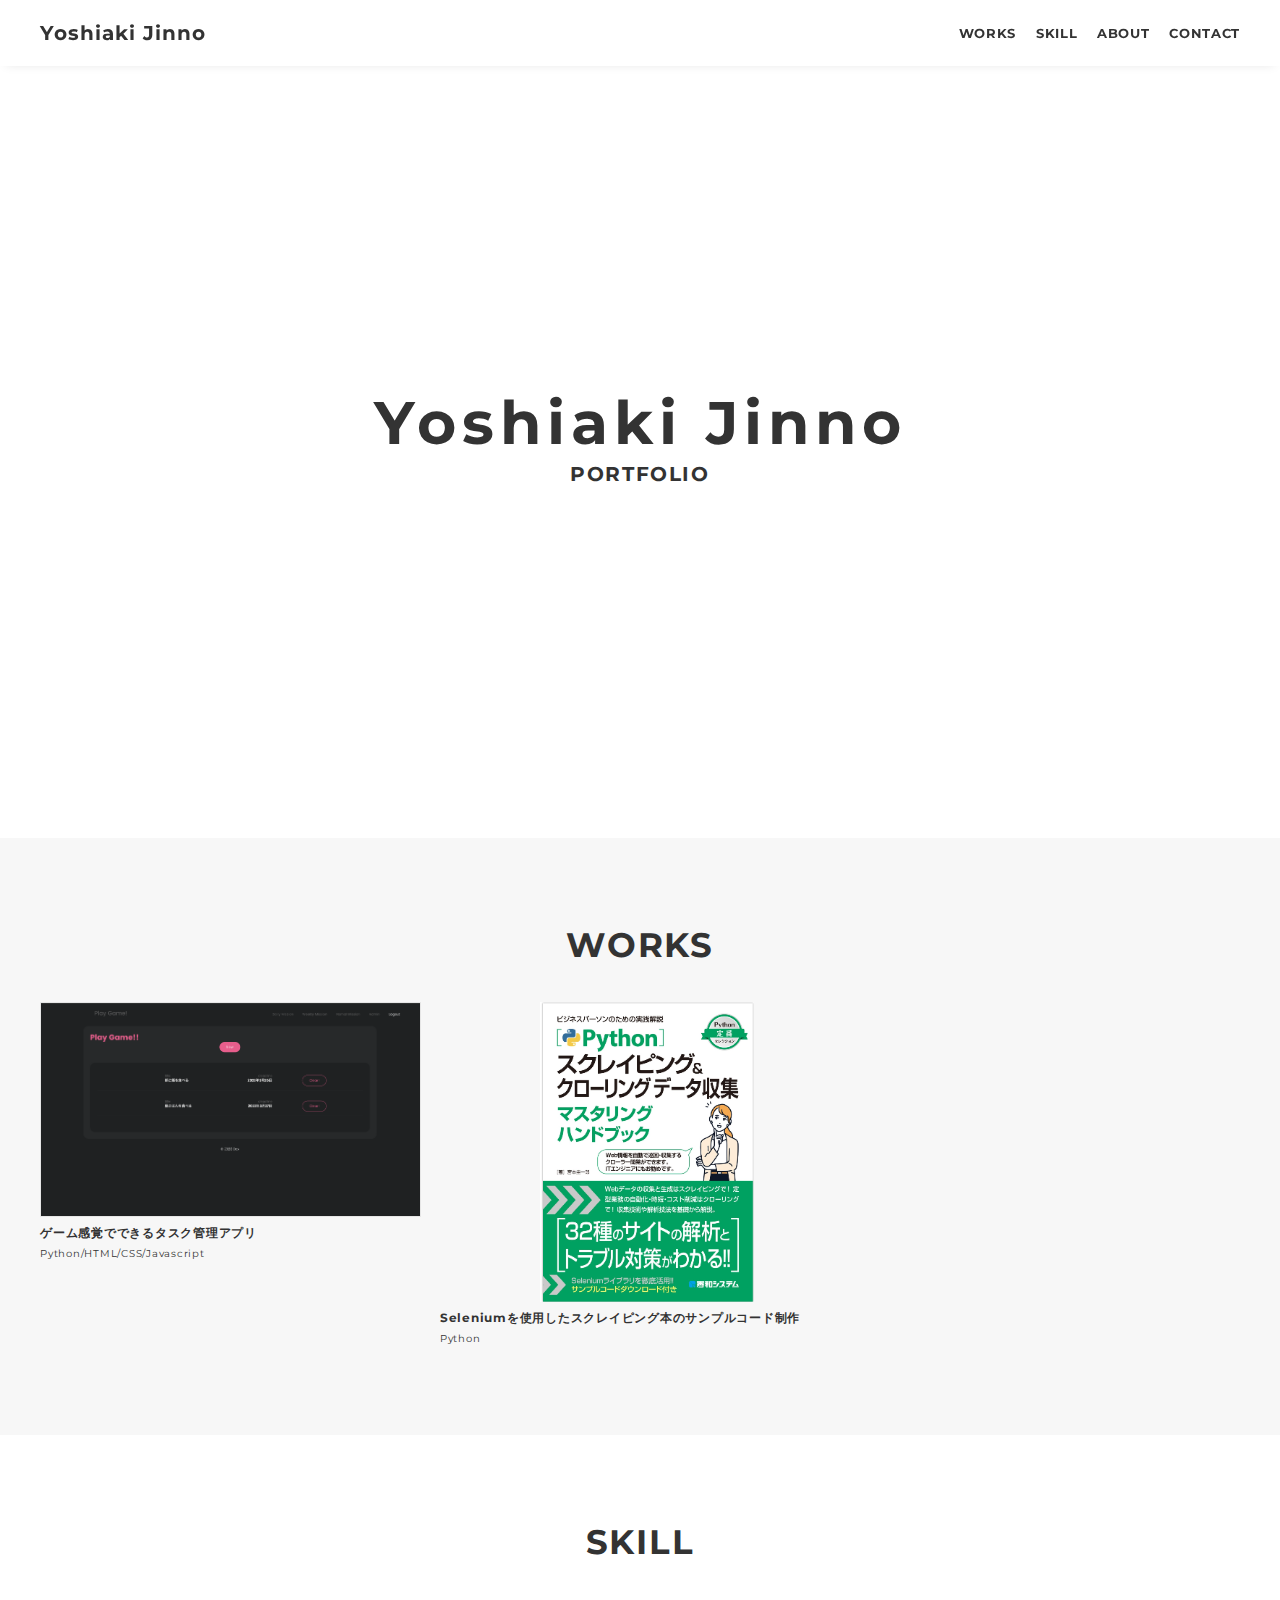
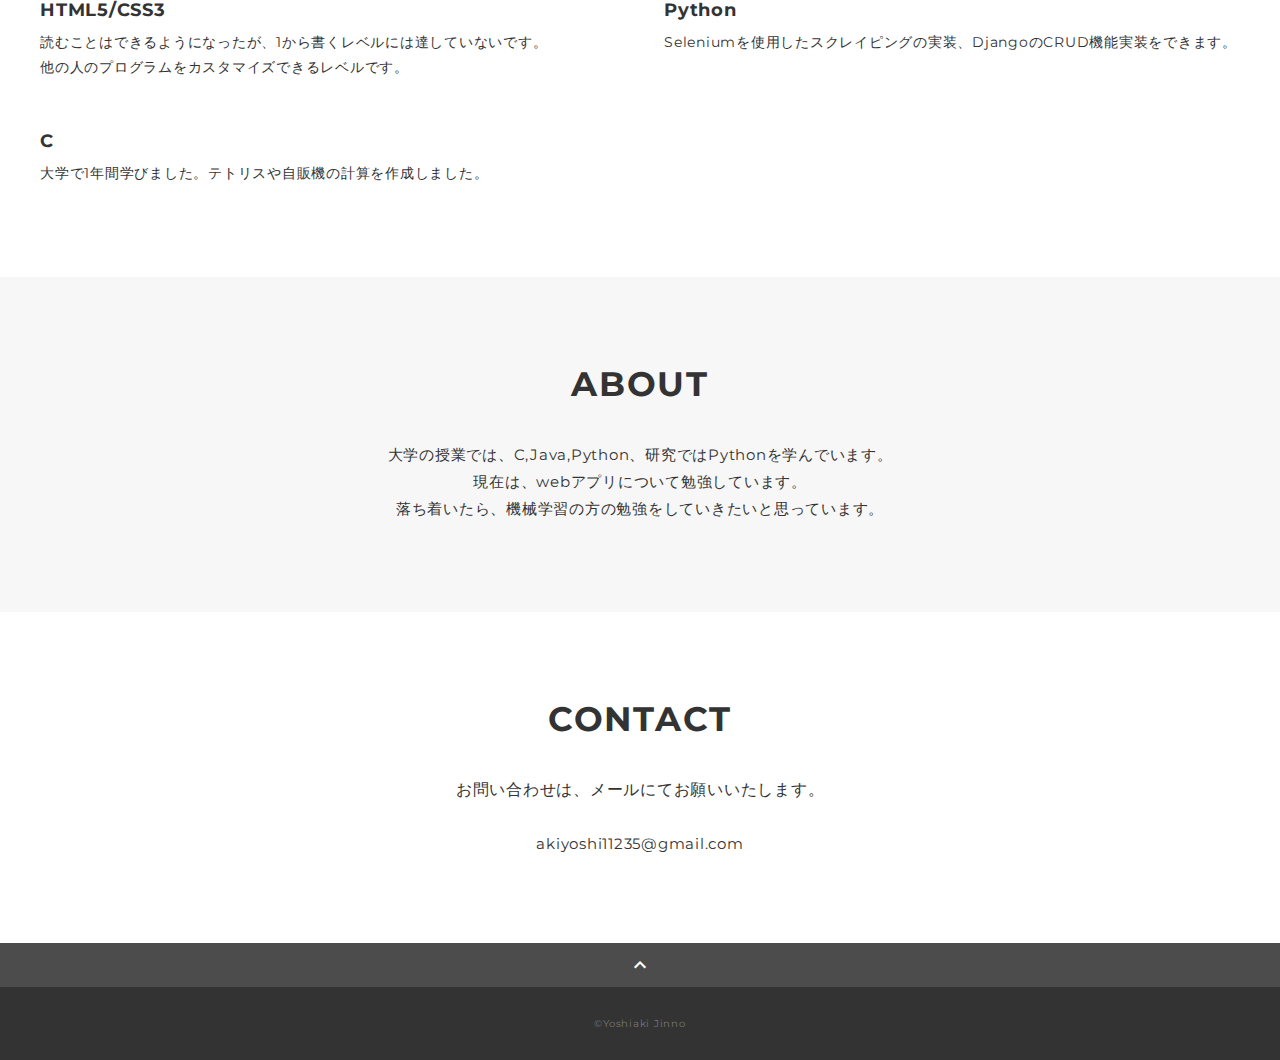
<file: index.html>
<!DOCTYPE html>
<html>
<head>
  <meta charset="utf-8">
  <meta name="viewport" content="width=device-width,initial-scale=1">
  <meta property='og:type' content='website'>
  <meta property='og:title' content='Yoshiaki Jinno ポートフォリオ'>
  <meta property='og:url' content='URLが入る'>
  <meta property='og:description' content='Yoshiaki Jinnoのポートフォリオサイトです。'>
  <meta property="og:image" content="img/ogp.png">
  <meta name="description" content="Yoshiaki Jinnoのポートフォリオサイトです" />
  <title>Yoshiaki Jinno ポートフォリオ</title>
  <link rel="preconnect" href="https://fonts.gstatic.com">
  <link href="https://fonts.googleapis.com/css2?family=Montserrat:wght@400;700&display=swap" rel="stylesheet">
  <link href="https://fonts.googleapis.com/css?family=Material+Icons+Outlined" rel="stylesheet">
  <link href="css/ress.css" media="all" rel="stylesheet" type="text/css" />
  <link href="css/style.css" media="all" rel="stylesheet" type="text/css" />
  <link rel="shortcut icon" href="img/favicon.ico" />
  <link rel=”canonical” href=”URLが入る” />
</head>

<body>
  <div class="wrapper">

    <!-- header -->
    <header class="header ">
      <div class="container">
        <h1 class="header-logo">
          <a href=".">Yoshiaki Jinno</a>
        </h1>
        <nav class="gnav">
          <ul class="gnav-list">
            <li class="gnav-item"><a href="#works">WORKS</a></li>
            <li class="gnav-item"><a href="#skill">SKILL</a></li>
            <li class="gnav-item"><a href="#about">ABOUT</a></li>
            <li class="gnav-item"><a href="#contact">CONTACT</a></li>
          </ul>
        </nav>
      </div>
    </header>
    <!-- /header -->

    <main class="content">

      <!-- mv -->
      <div class="mv">
        <div class="mv-container">
          <p class="mv-title">Yoshiaki Jinno</p>
          <p class="mv-subtitle">PORTFOLIO</p>
        </div>
      </div>
      <!-- /mv -->

      <!-- works -->
      <section class="works section" id="works">
        <div class="container">
          <h2 class="title">WORKS</h2>
          <div class="works-list">
            <a class="works-item" href="works-1.html">
              <div class="works-img"><img src="img/works-1.png" alt="" /></div>
              <p class="works-name">ゲーム感覚でできるタスク管理アプリ</p>
              <p class="works-info">Python/HTML/CSS/Javascript</p>
            </a>
            <a class="works-item" href="works-2.html">
              <div class="works-img_plus"><img src="img/scraping_01.png" alt="" /></div>
              <p class="works-name">Seleniumを使用したスクレイピング本のサンプルコード制作</p>
              <p class="works-info">Python</p>
            </a>
          </div>
        </div>
      </section>
      <!-- /works -->

      <!-- skill -->
      <section class="skill section" id="skill">
        <div class="container">
          <h2 class="title">SKILL</h2>
          <div class="skill-list">
            <div class="skill-item">
              <div class="skill-body">
                <h3 class="skill-name">HTML5/CSS3</h3>
                <p class="skill-text">
                  読むことはできるようになったが、1から書くレベルには達していないです。<br>
                  他の人のプログラムをカスタマイズできるレベルです。</p>
              </div>
            </div>
            <div class="skill-item">
              <div class="skill-body">
                <h3 class="skill-name">Python</h3>
                <p class="skill-text">
                  Seleniumを使用したスクレイピングの実装、DjangoのCRUD機能実装をできます。</p>
              </div>
            </div>
            <div class="skill-item">
              <div class="skill-body">
                <h3 class="skill-name">C</h3>
                <p class="skill-text">
                  大学で1年間学びました。テトリスや自販機の計算を作成しました。</p>
              </div>
            </div>
          </div>
        </div>
      </section>
      <!-- /skill -->

      <!-- about -->
      <section class="about section" id="about">
        <div class="container">
          <h2 class="title">ABOUT</h2>
          <div class="profile">
            <div class="profile-body">
              <p>
                大学の授業では、C,Java,Python、研究ではPythonを学んでいます。<br>
                現在は、webアプリについて勉強しています。<br>
                落ち着いたら、機械学習の方の勉強をしていきたいと思っています。
              </p>
            </div>
          </div>
        </div>
      </section>
      <!-- /about -->

      <!-- contact -->
      <section class="contact section" id="contact">
        <div class="container">
          <h2 class="title">CONTACT</h2>
          <p class="lead">
            お問い合わせは、<br class="sp-only">メールにてお願いいたします。
          </p>
          <div class="contact-list">
            <span class="contact-item">akiyoshi11235@gmail.com</span>
          </div>
        </div>
      </section>
      <!-- /contact -->
      <div class="page-top" id="js-page-top">
        <span class="material-icons-outlined">expand_less</span>
      </div>
    </main>

    <!-- footer -->
    <footer class="footer">
      <div class="copyright">&copy;Yoshiaki Jinno</div>
    </footer>
    <!-- /footer -->

  </div>
  <script src="https://ajax.googleapis.com/ajax/libs/jquery/3.6.0/jquery.min.js"></script>
  <script type='text/javascript' src="js/script.js"></script>
</body>
</html>
</file>
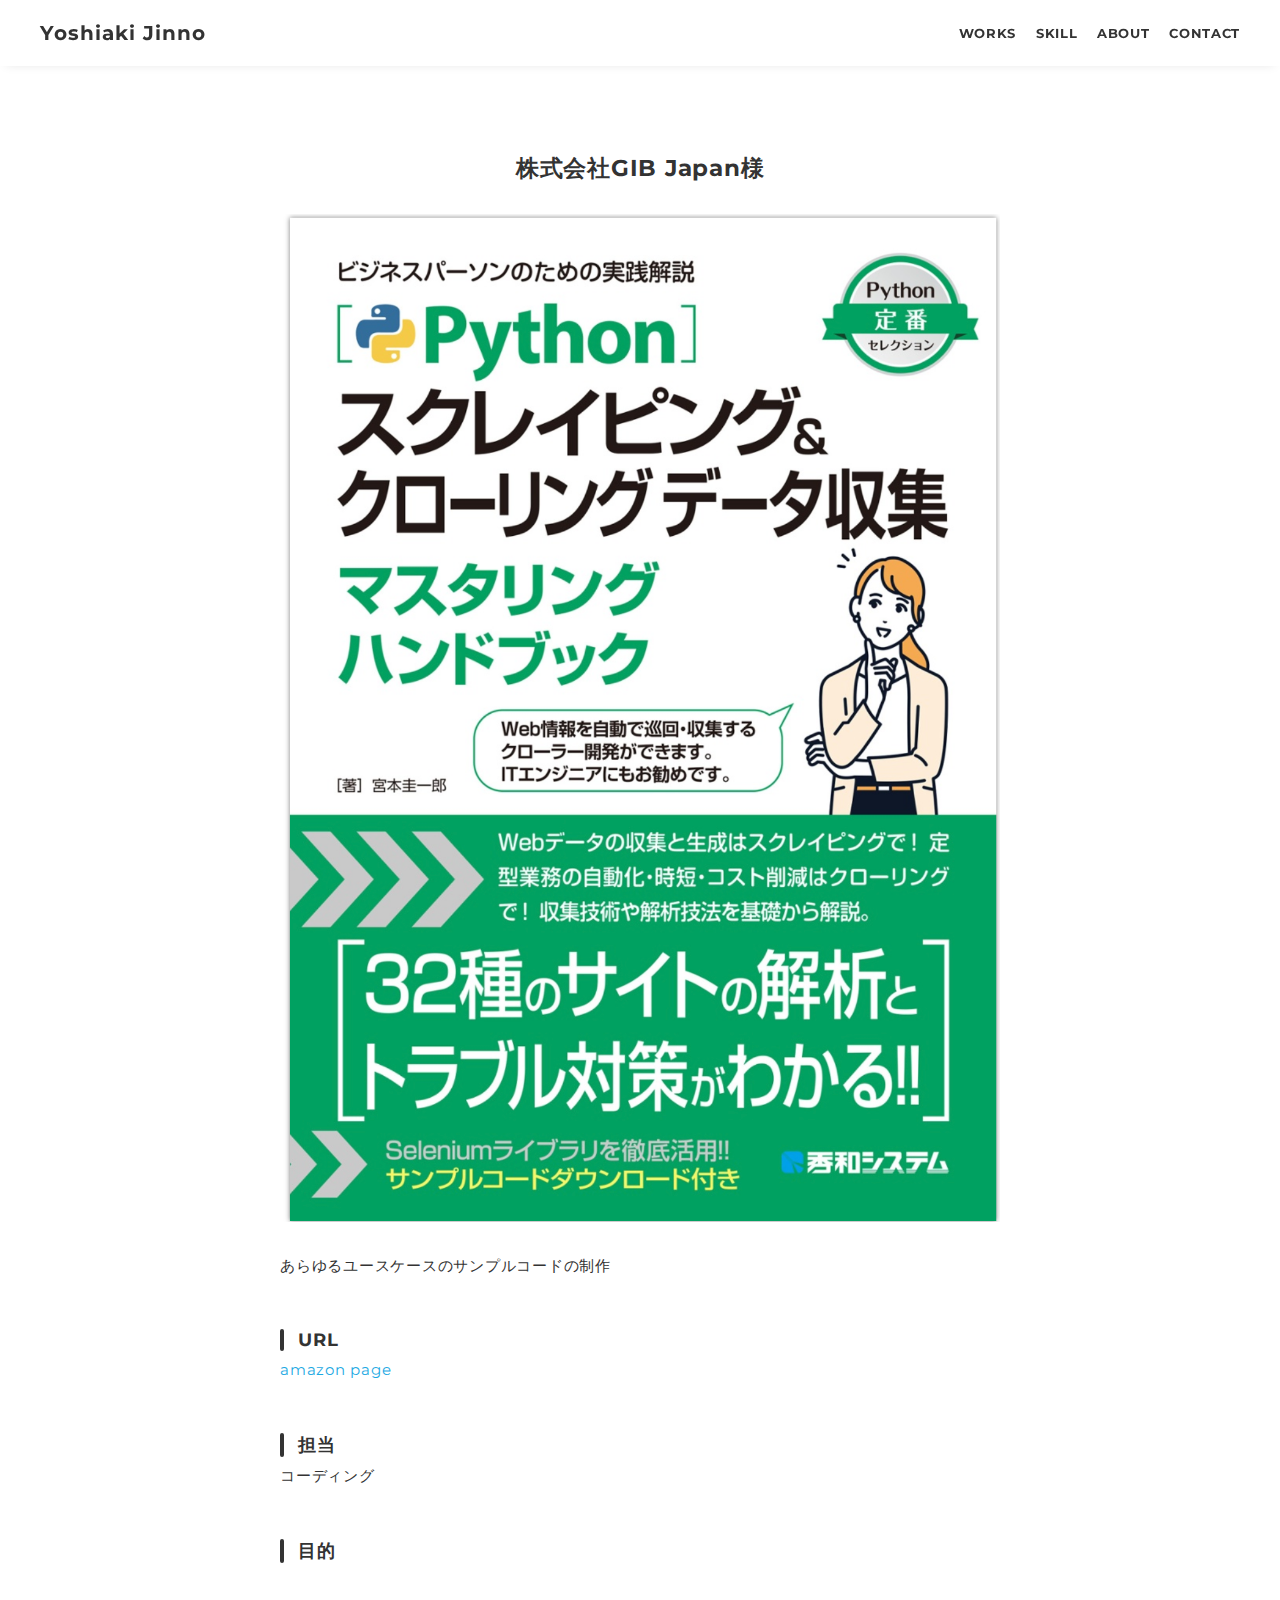
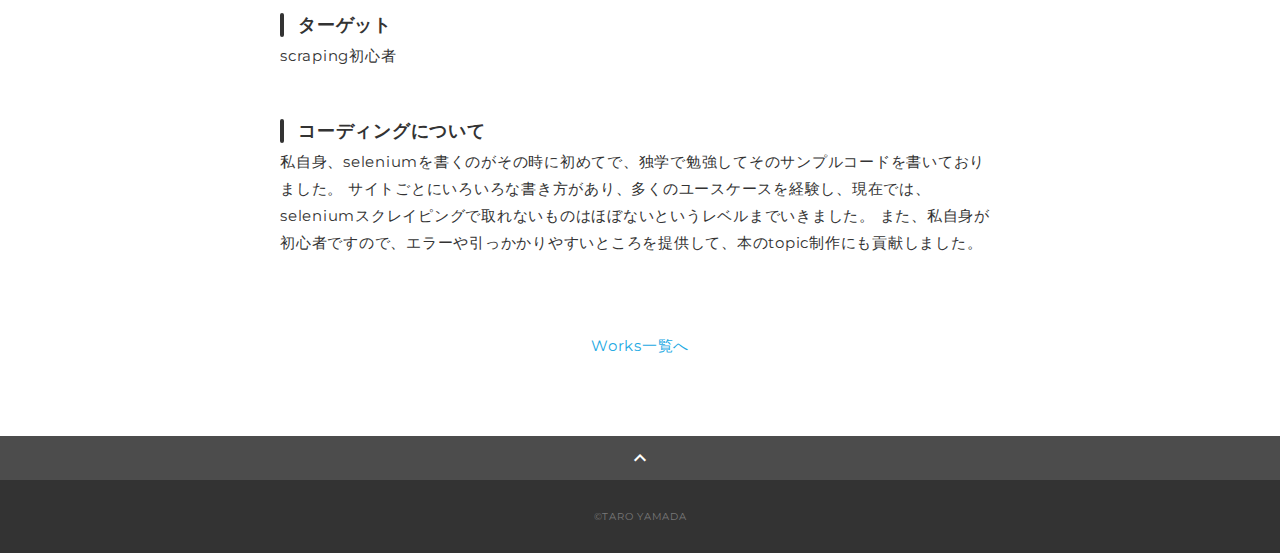
<file: works-2.html>
<!DOCTYPE html>
<html>
<head>
  <meta charset="utf-8">
  <meta name="viewport" content="width=device-width,initial-scale=1.0,user-scalable=no">
  <meta property='og:type' content='website'>
  <meta property='og:title' content='Yoshiaki Jinno ポートフォリオ'>
  <meta property='og:url' content='URLが入る'>
  <meta property='og:description' content='Yoshiaki Jinnoのポートフォリオサイトです。'>
  <meta property="og:image" content="img/ogp.png">
  <meta name="description" content="Yoshiaki Jinnoのポートフォリオサイトです" />
  <title>Yoshiaki Jinno portfolio</title>
  <link rel="preconnect" href="https://fonts.gstatic.com">
  <link href="https://fonts.googleapis.com/css2?family=Montserrat:wght@400;700&display=swap" rel="stylesheet">
  <link href="https://fonts.googleapis.com/css?family=Material+Icons+Outlined" rel="stylesheet">
  <link href="css/ress.css" media="all" rel="stylesheet" type="text/css" />
  <link href="css/style.css" media="all" rel="stylesheet" type="text/css" />
  <link rel="shortcut icon" href="img/favicon.ico" />
  <link rel=”canonical” href=”URLが入る” />
</head>

<body>
  <div class="wrapper">

    <!-- header -->
    <header class="header ">
      <div class="container">
        <h1 class="header-logo">
          <a href=".">Yoshiaki Jinno</a>
        </h1>
        <nav class="gnav">
          <ul class="gnav-list">
            <li class="gnav-item"><a href=".#works">WORKS</a></li>
            <li class="gnav-item"><a href="./#skill">SKILL</a></li>
            <li class="gnav-item"><a href="./#about">ABOUT</a></li>
            <li class="gnav-item"><a href="./#contact">CONTACT</a></li>
          </ul>
        </nav>
      </div>
    </header>
    <!-- /header -->

    <main class="content">
      <article class="article">
        <div class="article-container">
          <h2 class="article-title">株式会社GIB Japan様</h2>
          <div class="article-body">
            <p>
              <img src="img/scraping.png" alt="">
            </p>
            <p>
              あらゆるユースケースのサンプルコードの制作
            </p>
            <h3>URL</h3>
            <p><a href="https://www.amazon.co.jp/Python%E3%82%B9%E3%82%AF%E3%83%AC%E3%82%A4%E3%83%94%E3%83%B3%E3%82%B0%EF%BC%86%E3%82%AF%E3%83%AD%E3%83%BC%E3%83%AA%E3%83%B3%E3%82%B0-%E3%83%87%E3%83%BC%E3%82%BF%E5%8F%8E%E9%9B%86%E3%83%9E%E3%82%B9%E3%82%BF%E3%83%AA%E3%83%B3%E3%82%B0%E3%83%8F%E3%83%B3%E3%83%89%E3%83%96%E3%83%83%E3%82%AF-%E6%A0%AA%E5%BC%8F%E4%BC%9A%E7%A4%BEGIB-Japan-ebook/dp/B0BVPLLB35" target="_blank" rel="noopener">amazon page</a></p>
            <h3>担当</h3>
            <p>コーディング</p>
            <h3>目的</h3>
            <p></p>
            <h3>ターゲット</h3>
            <p>scraping初心者</p>
            <h3>コーディングについて</h3>
            <p>
              私自身、seleniumを書くのがその時に初めてで、独学で勉強してそのサンプルコードを書いておりました。
              サイトごとにいろいろな書き方があり、多くのユースケースを経験し、現在では、seleniumスクレイピングで取れないものはほぼないというレベルまでいきました。
              また、私自身が初心者ですので、エラーや引っかかりやすいところを提供して、本のtopic制作にも貢献しました。
            </p>
          </div>
          <div class="home-link">
            <a href="./#works">Works一覧へ</a>
          </div>
        </div>
      </article>

      <div class="page-top" id="js-page-top">
        <span class="material-icons-outlined">expand_less</span>
      </div>
    </main>

    <!-- footer -->
    <footer class="footer">
      <div class="copyright">&copy;TARO YAMADA</div>
    </footer>
    <!-- /footer -->

  </div>
  <script src="https://ajax.googleapis.com/ajax/libs/jquery/3.5.1/jquery.min.js"></script>
  <script type='text/javascript' src="js/script.js"></script>
</body>
</html>
</file>
<file: css/ress.css>
/*!
 * ress.css • v3.0.1
 * MIT License
 * github.com/filipelinhares/ress
 */

/* # =================================================================
   # Global selectors
   # ================================================================= */

html {
  box-sizing: border-box;
  word-break: normal;
  -moz-tab-size: 4;
  tab-size: 4;

  -webkit-text-size-adjust: 100%; /* Prevent adjustments of font size after orientation changes in iOS */
}

*,
::before,
::after {
  box-sizing: inherit;
  background-repeat: no-repeat; /* Set `background-repeat: no-repeat` to all elements and pseudo elements */
}

::before,
::after {
  vertical-align: inherit;
  text-decoration: inherit; /* Inherit text-decoration and vertical align to ::before and ::after pseudo elements */
}

* {
  margin: 0;
  padding: 0; /* Reset `padding` and `margin` of all elements */
}

/* # =================================================================
   # General elements
   # ================================================================= */

hr {
  overflow: visible; /* Show the overflow in Edge and IE */
  height: 0; /* Add the correct box sizing in Firefox */
}

details,
main {
  display: block; /* Render the `main` element consistently in IE. */
}

summary {
  display: list-item; /* Add the correct display in all browsers */
}

small {
  font-size: 80%; /* Set font-size to 80% in `small` elements */
}

[hidden] {
  display: none; /* Add the correct display in IE */
}

abbr[title] {
  /* Add the correct text decoration in Chrome, Edge, IE, Opera, and Safari */
  text-decoration: underline;
  text-decoration: underline dotted;
  border-bottom: none; /* Remove the bottom border in Chrome 57 */
}

a {
  background-color: transparent; /* Remove the gray background on active links in IE 10 */
}

a:active,
a:hover {
  outline-width: 0; /* Remove the outline when hovering in all browsers */
}

code,
kbd,
pre,
samp {
  font-family: monospace, monospace; /* Specify the font family of code elements */
}

pre {
  font-size: 1em; /* Correct the odd `em` font sizing in all browsers */
}

b,
strong {
  font-weight: bolder; /* Add the correct font weight in Chrome, Edge, and Safari */
}

/* https://gist.github.com/unruthless/413930 */
sub,
sup {
  position: relative;
  font-size: 75%;
  line-height: 0;
  vertical-align: baseline;
}

sub {
  bottom: -.25em;
}

sup {
  top: -.5em;
}

/* # =================================================================
   # Forms
   # ================================================================= */

input {
  border-radius: 0;
}

/* Replace pointer cursor in disabled elements */
[disabled] {
  cursor: default;
}

[type="number"]::-webkit-container-spin-button,
[type="number"]::-webkit-outer-spin-button {
  height: auto; /* Correct the cursor style of increment and decrement buttons in Chrome */
}

[type="search"] {
  outline-offset: -2px; /* Correct the outline style in Safari */

  -webkit-appearance: textfield; /* Correct the odd appearance in Chrome and Safari */
}

[type="search"]::-webkit-search-decoration {
  -webkit-appearance: none; /* Remove the container padding in Chrome and Safari on macOS */
}

textarea {
  overflow: auto; /* Internet Explorer 11+ */
  resize: vertical; /* Specify textarea resizability */
}

button,
input,
optgroup,
select,
textarea {
  font: inherit; /* Specify font inheritance of form elements */
}

optgroup {
  font-weight: bold; /* Restore the font weight unset by the previous rule */
}

button {
  overflow: visible; /* Address `overflow` set to `hidden` in IE 8/9/10/11 */
}

button,
select {
  text-transform: none; /* Firefox 40+, Internet Explorer 11- */
}

/* Apply cursor pointer to button elements */
button,
[type="button"],
[type="reset"],
[type="submit"],
[role="button"] {
  cursor: pointer;
  color: inherit;
}

/* Remove container padding and border in Firefox 4+ */
button::-moz-focus-container,
[type="button"]::-moz-focus-container,
[type="reset"]::-moz-focus-container,
[type="submit"]::-moz-focus-container {
  padding: 0;
  border-style: none;
}

/* Replace focus style removed in the border reset above */
button:-moz-focusring,
[type="button"]::-moz-focus-container,
[type="reset"]::-moz-focus-container,
[type="submit"]::-moz-focus-container {
  outline: 1px dotted ButtonText;
}

button,
html [type="button"],
/* Prevent a WebKit bug where (2) destroys native `audio` and `video`controls in Android 4 */
[type="reset"],
[type="submit"] {
  -webkit-appearance: button; /* Correct the inability to style clickable types in iOS */
}

/* Remove the default button styling in all browsers */
button,
input,
select,
textarea {
  border-style: none;
  background-color: transparent;
}

/* Style select like a standard input */
select {
  -webkit-appearance: none; /* Chrome 41+ */
  -moz-appearance: none; /* Firefox 36+ */
}

select::-ms-expand {
  display: none; /* Internet Explorer 11+ */
}

select::-ms-value {
  color: currentColor; /* Internet Explorer 11+ */
}

legend {
  display: table; /* Correct the text wrapping in Edge and IE */
  max-width: 100%; /* Correct the text wrapping in Edge and IE */
  max-width: 100%; /* Correct the text wrapping in Edge 18- and IE */
  white-space: normal; /* Correct the text wrapping in Edge and IE */
  color: inherit; /* Correct the color inheritance from `fieldset` elements in IE */
  border: 0; /* Correct `color` not being inherited in IE 8/9/10/11 */
}

::-webkit-file-upload-button {
  font: inherit; /* Change font properties to `inherit` in Chrome and Safari */
  color: inherit;
  /* Correct the inability to style clickable types in iOS and Safari */

  -webkit-appearance: button;
}

/* # =================================================================
   # Specify media element style
   # ================================================================= */

img {
  border-style: none; /* Remove border when inside `a` element in IE 8/9/10 */
}

/* Add the correct vertical alignment in Chrome, Firefox, and Opera */
progress {
  vertical-align: baseline;
}

/* # =================================================================
   # Accessibility
   # ================================================================= */

/* Hide content from screens but not screenreaders */
@media screen {
  [hidden~="screen"] {
    display: inherit;
  }
  [hidden~="screen"]:not(:active):not(:focus):not(:target) {
    position: absolute !important;
    clip: rect(0 0 0 0) !important;
  }
}

/* Specify the progress cursor of updating elements */
[aria-busy="true"] {
  cursor: progress;
}

/* Specify the pointer cursor of trigger elements */
[aria-controls] {
  cursor: pointer;
}

/* Specify the unstyled cursor of disabled, not-editable, or otherwise inoperable elements */
[aria-disabled] {
  cursor: default;
}
</file>
<file: css/style.css>
body {
  font-family: "Montserrat","Helvetica Neue",Arial,"Hiragino Kaku Gothic ProN","Hiragino Sans",Meiryo,sans-serif;
  font-size: 15px;
  letter-spacing: .05em;
  color: #333;
}

a {
  transition: opacity .3s;
  text-decoration: none;
  color: #1ca9e3;
}

img {
  max-width: 100%;
  height: auto;
  vertical-align: bottom;
  border-style: none;
}



.pc-only {
  display: block;
}

.sp-only {
  display: none;
}

/*--------------------------------
 レイアウト
---------------------------------*/
.wrapper {
  padding-top: 73px;
}

.section {
  padding: 90px 0;
}

.section:nth-of-type(odd) {
  background-color: #f7f7f7;
}

.container {
  max-width: 1340px;
  margin: 0 auto;
  padding: 0 40px;
}

/*--------------------------------
 見出し
---------------------------------*/
.title {
  font-size: 34px;
  font-weight: bold;
  line-height: 1;
  margin-bottom: 40px;
  text-align: center;
  letter-spacing: .05em;
  color: #333;
}

.lead {
  font-size: 16px;
  line-height: 1.8;
  margin-bottom: 30px;
}

/*--------------------------------
ヘッダー
---------------------------------*/
.header {
  position: fixed;
  top: 0;
  z-index: 1;
  width: 100%;
  background-color: #fff;
  box-shadow: 0 5px 10px -6px rgba(0,0,0,.1);
}

.header .container {
  display: flex;
  align-items: center;
  justify-content: space-between;
  padding: 20px 40px;
}

.header-logo {
  font-size: 20px;
  font-weight: bold;
  line-height: 1.2;
  margin-right: 20px;
  letter-spacing: .05em;
}

.header-logo a {
  color: #333;
}

.gnav-list {
  display: flex;
  justify-content: space-between;
  list-style: none;
}

.gnav-item:not(:last-child) {
  margin-right: 20px;
}

.gnav-item a {
  position: relative;
  font-size: 13px;
  font-weight: bold;
  display: inline-block;
  padding: 5px 0;
  transition: .3s;
  letter-spacing: .05em;
  color: #333;
}
.gnav-item a:after {
  position: absolute;
  bottom: 0;
  left: 50%;
  width: 0;
  height: 3px;
  content: "";
  transition: .3s;
  -webkit-transform: translateX(-50%);
  transform: translateX(-50%);
  background-color: #333;
}

.gnav-item a:hover:after {
  width: 100%;
}

/*--------------------------------
 メインビジュアル
---------------------------------*/
.mv {
  display: flex;
  align-items: center;
  justify-content: center;
  height: 85vh;
  text-align: center;
}

.mv-container {
  padding: 0 40px;
}

.mv-title {
  font-size: 60px;
  font-weight: bold;
  line-height: 1.2;
  margin-bottom: 5px;
  letter-spacing: .1em;
}
.mv-subtitle {
  font-size: 20px;
  font-weight: bold;
  line-height: 1;
  margin-bottom: 40px;
  letter-spacing: .08em;
}

.mv-text {
  font-size: 16px;
  line-height: 1.8;
}

/*--------------------------------
 Works
---------------------------------*/
.works-list {
  display: flex;
  flex-wrap: wrap;
  margin-bottom: -40px;
}

.works-item {
  width: 31.74603%;
  margin-right: 1.58730%;
  margin-bottom: 40px;
  color: #333;
}

.works-item:hover {
  opacity: .9;
}

.works-item:nth-of-type(3n) {
  margin-right: 0;
}

.works-img img {
  border: 1px solid #e6e6e6;
}

.works-img_plus img {
  margin-left: 100px;
}

.works-name {
  font-size: 12px;
  font-weight: bold;
  margin-top: 8px;
}

.works-info {
  font-size: 10px;
  margin-top: 5px;
}

/*--------------------------------
 Skill
---------------------------------*/
.skill-list {
  display: flex;
  flex-wrap: wrap;
  justify-content: space-between;
  margin-bottom: -50px;
}

.skill-item {
  display: flex;
  align-items: flex-start;
  justify-content: space-between;
  width: 48%;
  margin-bottom: 50px;
}

.skill-img {
  width: 60px;
  height: auto;
  margin-right: 20px;
}

.skill-body {
  flex: 1;
}

.skill-name {
  margin-bottom: 10px;
}

.skill-text {
  font-size: 14px;
  line-height: 1.8;
}

/*--------------------------------
 About
---------------------------------*/
.profile {
  display: flex;
  flex-wrap: wrap;
  max-width: 800px;
  margin: 0 auto;
}
.profile-img {
  width: 20%;
  margin-right: 30px;
  border-radius: 50%;
}
.profile-img img {
  border-radius: 50%;
}
.profile-body {
  text-align: center;
  flex: 1;
}

.profile-body p {
  font-size: 15px;
  line-height: 1.8;
}

.profile-body p:not(:last-child) {
  margin-bottom: 30px;
}

/*--------------------------------
 Contact
---------------------------------*/
.contact {
  text-align: center;
}

.contact-item:not(:last-child) {
  margin-right: 10px;
}

.contact-text {
  margin-top: 10px;
}
/*--------------------------------
 ページトップ
---------------------------------*/
.page-top {
  font-weight: bold;
  padding: 10px;
  cursor: pointer;
  text-align: center;
  background-color: #4c4c4c;
}

.page-top .material-icons-outlined {
  vertical-align: bottom;
  color: #fff;
}

/*--------------------------------
 フッター
---------------------------------*/
.footer {
  padding: 30px;
  background-color: #333;
}

.copyright {
  font-size: 10px;
  text-align: center;
  color: #797979;
}

/*--------------------------------
 下層：Worksページ
---------------------------------*/
.article {
  padding: 80px 0;
}

.article-container {
  max-width: 1040px;
  margin: 0 auto;
  padding: 0 20px;
}

.article-title {
  margin-bottom: 30px;
  text-align: center;
}

.article-body {
  max-width: 720px;
  margin: 0 auto;
  margin-bottom: 80px;
}

.article-body h3 {
  position: relative;
  font-size: 18px;
  margin-bottom: 5px;
  padding-left: 1em;
}

.article-body h3:not(:first-child) {
  margin-top: 50px;
}

.article-body h3::before {
  position: absolute;
  top: 0;
  left: 0;
  width: 4px;
  height: 100%;
  content: "";
  border-radius: 3px;
  background-color: #333;
}

.article-body p {
  font-size: 15px;
  line-height: 1.8;
  margin-bottom: 30px;
}

.home-link {
  text-align: center;
}

/*media Queries 767
----------------------------------------------------*/
@media screen and (max-width: 767px) {
  body {
    font-size: 14px;
  }

  .pc-only {
    display: none;
  }

  .sp-only {
    display: block;
  }

  /* 見出し */
  .title {
    font-size: 26px;
    margin-bottom: 20px;
  }

  .lead {
    font-size: 14px;
    line-height: 1.7;
    margin-bottom: 20px;
  }

  /* レイアウト */
  .wrapper {
    padding-top: 57px;
  }

  .section {
    padding: 60px 0;
  }

  .container {
    padding: 0 20px;
  }

  /* ヘッダー */
  .header .container {
    padding: 15px;
  }

  .header-logo {
    font-size: 15px;
    margin-right: 15px;
  }

  .gnav-item:not(:last-child) {
    margin-right: 10px;
  }

  .gnav-item a {
    font-size: 10px;
  }

  .gnav-item a:after {
    display: none;
  }

  /*  メインビジュアル */
  .mv {
    height: 75vh;
  }

  .mv-container {
    padding: 0 20px;
  }

  .mv-title {
    font-size: 30px;
  }
  .mv-subtitle {
    font-size: 16px;
    margin-bottom: 20px;
  }

  .mv-text {
    font-size: 14px;
    line-height: 1.7;
  }

  /* Works */
  .works-name {
    font-size: 12px;
  }

  .works-info {
    margin-top: 3px;
  }

  .works-list {
    justify-content: space-between;
  }

  .works-item {
    flex: 0 0 48%;
    margin-right: 0;
    margin-bottom: 30px;
  }

  /* Skill */
  .skill-list {
    display: block;
    margin-bottom: 0;
  }

  .skill-item {
    width: 100%;
    margin-bottom: 35px;
  }

  .skill-item:last-child {
    margin-bottom: 0;
  }

  .skill-name {
    margin-bottom: 5px;
  }

  .skill-text {
    font-size: 13px;
    line-height: 1.7;
  }

  /* About */
  .profile {
    display: block;
  }
  .profile-img {
    width: 150px;
    margin: 0 auto;
    margin-bottom: 25px;
  }

  .profile-body p {
    font-size: 14px;
    line-height: 1.7;
  }

  .profile-body p:not(:last-child) {
    margin-bottom: 20px;
  }

  /* フッター */
  .footer {
    padding: 20px;
  }

  /* 下層ページ */
  .article {
    padding: 50px 0;
  }

  .article-body h3 {
    font-size: 16px;
    padding-left: .8em;
  }

  .article-body h3:not(:first-child) {
    margin-top: 30px;
  }

  .article-body p {
    font-size: 14px;
    line-height: 1.7;
    margin-bottom: 20px;
  }
}
</file>
